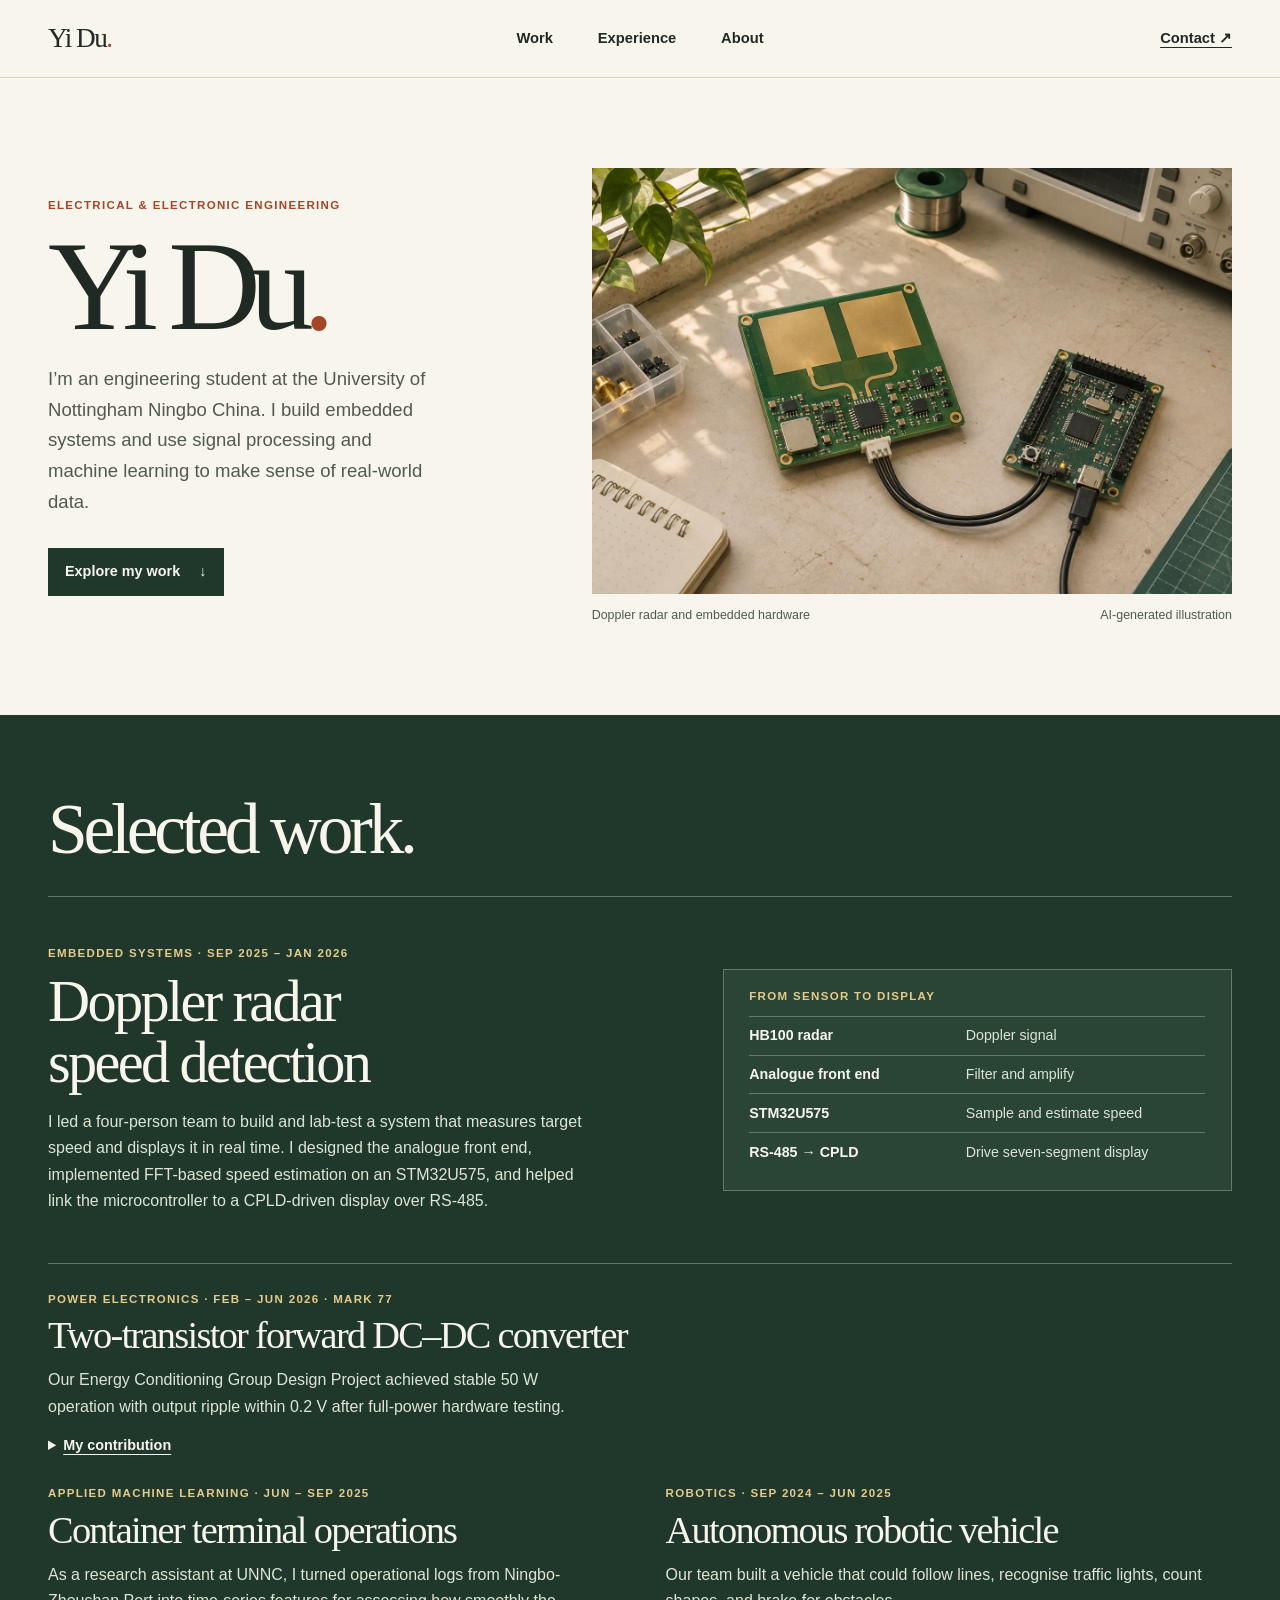
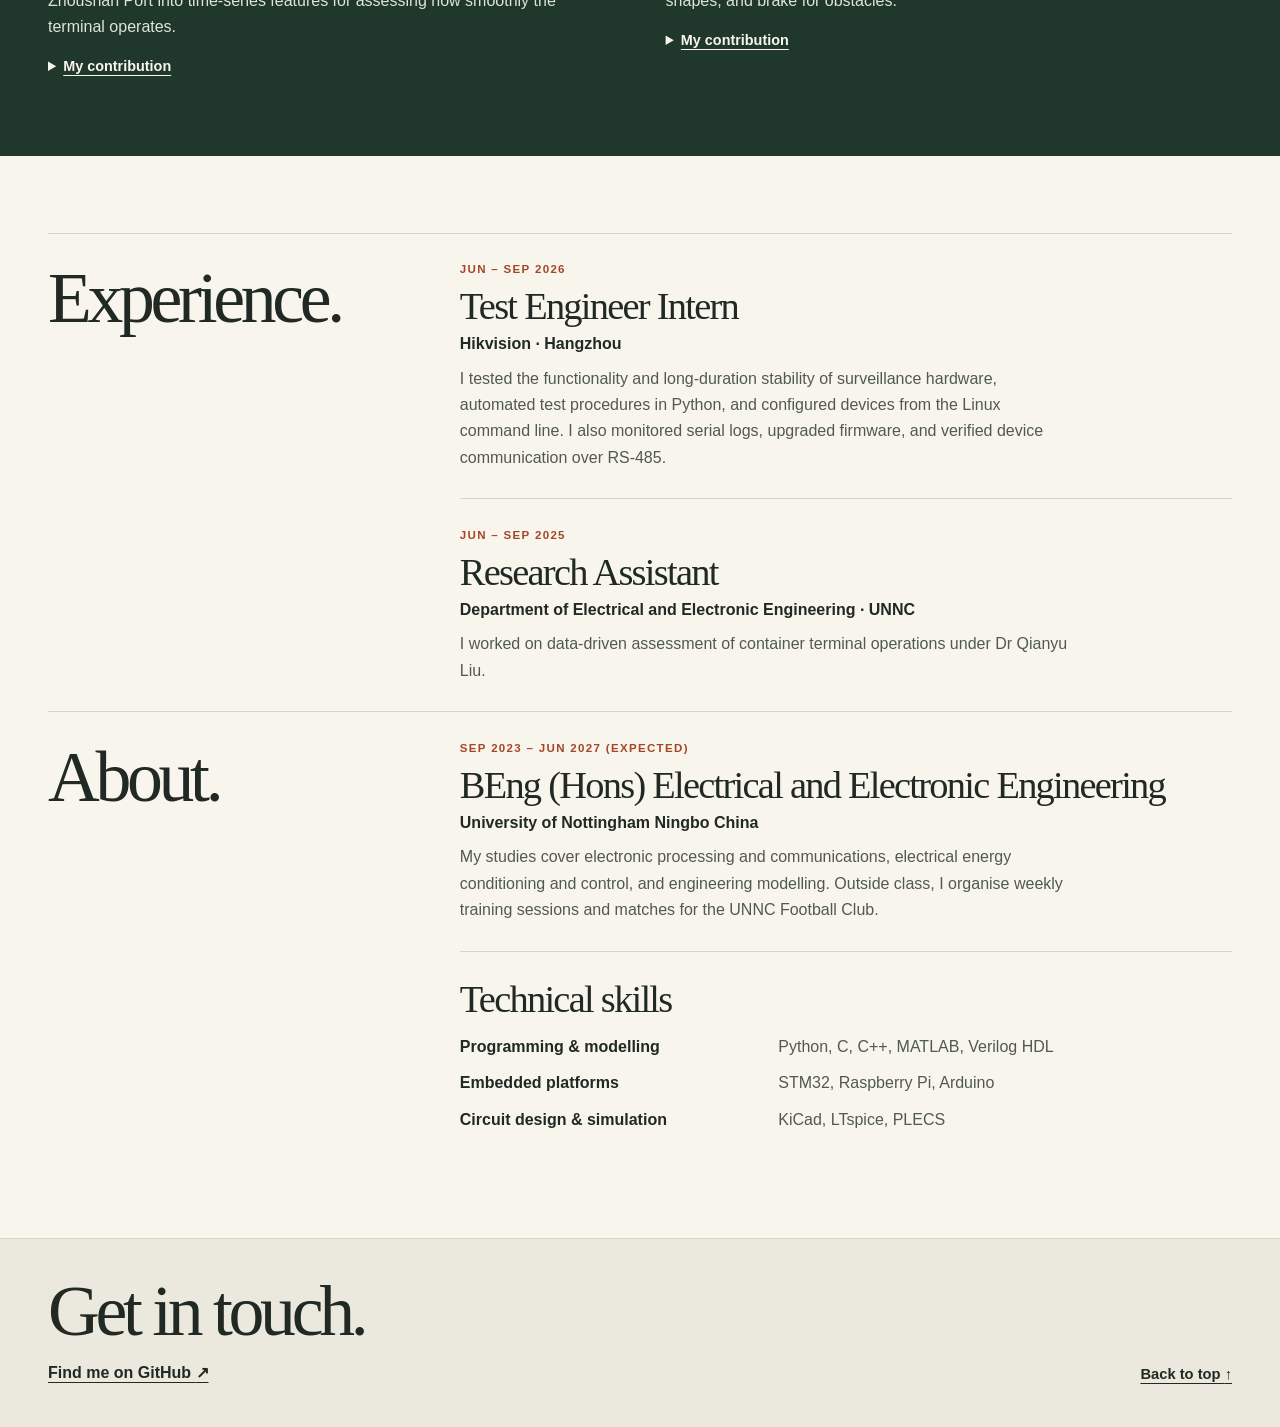
<file: ai-designed-page.html>
<!doctype html>
<html lang="en">
<head>
  <meta charset="utf-8">
  <meta name="viewport" content="width=device-width, initial-scale=1">
  <meta name="description" content="Yi Du, an electrical and electronic engineering student at UNNC. Selected work in embedded systems, signal processing, and applied machine learning.">
  <meta name="theme-color" content="#f8f5ed">
  <title>Yi Du | Engineering Portfolio</title>
  <link rel="stylesheet" href="styles.css">
</head>
<body id="top">
  <a class="skip-link" href="#main">Skip to content</a>
  <header class="site-header">
    <div class="wrap masthead">
      <a class="wordmark" href="#top">Yi Du<span aria-hidden="true">.</span></a>
      <nav aria-label="Main navigation">
        <a href="#work">Work</a>
        <a href="#experience">Experience</a>
        <a href="#about">About</a>
      </nav>
      <a class="contact-link" href="#contact">Contact <span aria-hidden="true">↗</span></a>
    </div>
  </header>

  <main id="main">
    <section class="hero wrap" aria-labelledby="name">
      <div class="hero-copy">
        <p class="eyebrow">Electrical &amp; Electronic Engineering</p>
        <h1 id="name">Yi Du<span>.</span></h1>
        <p class="intro">I’m an engineering student at the University of Nottingham Ningbo China. I build embedded systems and use signal processing and machine learning to make sense of real-world data.</p>
        <a class="button" href="#work">Explore my work <span aria-hidden="true">↓</span></a>
      </div>
      <figure class="hero-figure">
        <img src="assets/radar-concept.webp" width="1440" height="960" alt="A radar module and a development board connected by wires on a sunlit workbench" fetchpriority="high">
        <figcaption><span>Doppler radar and embedded hardware</span><span>AI-generated illustration</span></figcaption>
      </figure>
    </section>

    <section class="work-band" id="work" aria-labelledby="work-title">
      <div class="wrap work-content">
        <h2 id="work-title">Selected work.</h2>
        <article class="featured">
          <div class="feature-copy">
            <p class="eyebrow">Embedded systems · Sep 2025 – Jan 2026</p>
            <h3>Doppler radar<br class="desktop-only"> speed detection</h3>
            <p>I led a four-person team to build and lab-test a system that measures target speed and displays it in real time. I designed the analogue front end, implemented FFT-based speed estimation on an STM32U575, and helped link the microcontroller to a CPLD-driven display over RS-485.</p>
          </div>
          <div class="signal-path">
            <p class="eyebrow" id="signal-title">From sensor to display</p>
            <ol aria-labelledby="signal-title">
              <li><span>HB100 radar</span><span>Doppler signal</span></li>
              <li><span>Analogue front end</span><span>Filter and amplify</span></li>
              <li><span>STM32U575</span><span>Sample and estimate speed</span></li>
              <li><span>RS-485 → CPLD</span><span>Drive seven-segment display</span></li>
            </ol>
          </div>
        </article>
        <article class="project">
          <p class="eyebrow">Power electronics · Feb – Jun 2026 · Mark 77</p>
          <h3>Two-transistor forward DC–DC converter</h3>
          <p>Our Energy Conditioning Group Design Project achieved stable 50 W operation with output ripple within 0.2 V after full-power hardware testing.</p>
          <details>
            <summary>My contribution</summary>
            <p>I wound the main transformer and output inductor from magnetic-circuit calculations, characterised the magnetic components, analysed MOSFET losses and thermal performance, and implemented the UC3524 PWM and gate-drive circuits.</p>
            <p>I derived the transfer function from a small-signal PWM-switch model, designed a Type III compensator in MATLAB using the k-factor method, and verified the open- and closed-loop response in PLECS. During hardware testing, I helped diagnose excessive output ripple and leakage-inductance effects and refine the converter.</p>
          </details>
        </article>
        <div class="work-grid">
          <article class="project">
            <p class="eyebrow">Applied machine learning · Jun – Sep 2025</p>
            <h3>Container terminal operations</h3>
            <p>As a research assistant at UNNC, I turned operational logs from Ningbo-Zhoushan Port into time-series features for assessing how smoothly the terminal operates.</p>
            <details>
              <summary>My contribution</summary>
              <p>I built the Python data pipeline, developed metrics for bottlenecks such as waiting time and congestion, and built a replay tool for exploring historical operations and alternative configurations. I also helped train and tune a hybrid CNN–LSTM model.</p>
            </details>
          </article>
          <article class="project">
            <p class="eyebrow">Robotics · Sep 2024 – Jun 2025</p>
            <h3>Autonomous robotic vehicle</h3>
            <p>Our team built a vehicle that could follow lines, recognise traffic lights, count shapes, and brake for obstacles.</p>
            <details>
              <summary>My contribution</summary>
              <p>I implemented I²C and UART interfaces and an SPI link to an nRF24L01+ radio. I helped tune the PID controller and develop the OpenCV pipeline on Raspberry Pi, including HSV thresholding, perspective transformation, and template matching.</p>
            </details>
          </article>
        </div>
      </div>
    </section>

    <div class="wrap profile">
      <section class="profile-row" id="experience" aria-labelledby="experience-title">
        <h2 id="experience-title">Experience.</h2>
        <div>
          <article class="entry">
            <p class="eyebrow">Jun – Sep 2026</p>
            <h3>Test Engineer Intern</h3>
            <p class="organisation">Hikvision · Hangzhou</p>
            <p>I tested the functionality and long-duration stability of surveillance hardware, automated test procedures in Python, and configured devices from the Linux command line. I also monitored serial logs, upgraded firmware, and verified device communication over RS-485.</p>
          </article>
          <article class="entry">
            <p class="eyebrow">Jun – Sep 2025</p>
            <h3>Research Assistant</h3>
            <p class="organisation">Department of Electrical and Electronic Engineering · UNNC</p>
            <p>I worked on data-driven assessment of container terminal operations under Dr Qianyu Liu.</p>
          </article>
        </div>
      </section>
      <section class="profile-row" id="about" aria-labelledby="about-title">
        <h2 id="about-title">About.</h2>
        <div>
          <article class="entry">
            <p class="eyebrow">Sep 2023 – Jun 2027 (expected)</p>
            <h3>BEng (Hons) Electrical and Electronic Engineering</h3>
            <p class="organisation">University of Nottingham Ningbo China</p>
            <p>My studies cover electronic processing and communications, electrical energy conditioning and control, and engineering modelling. Outside class, I organise weekly training sessions and matches for the UNNC Football Club.</p>
          </article>
          <article class="entry">
            <h3>Technical skills</h3>
            <dl class="skills">
              <div><dt>Programming &amp; modelling</dt><dd>Python, C, C++, MATLAB, Verilog HDL</dd></div>
              <div><dt>Embedded platforms</dt><dd>STM32, Raspberry Pi, Arduino</dd></div>
              <div><dt>Circuit design &amp; simulation</dt><dd>KiCad, LTspice, PLECS</dd></div>
            </dl>
          </article>
        </div>
      </section>
    </div>
  </main>

  <footer id="contact">
    <div class="wrap footer-content">
      <div>
        <h2>Get in touch.</h2>
        <a class="profile-link" href="https://github.com/YiDU-unnc">Find me on GitHub <span aria-hidden="true">↗</span></a>
      </div>
      <a class="back" href="#top">Back to top <span aria-hidden="true">↑</span></a>
    </div>
  </footer>
</body>
</html>
</file>
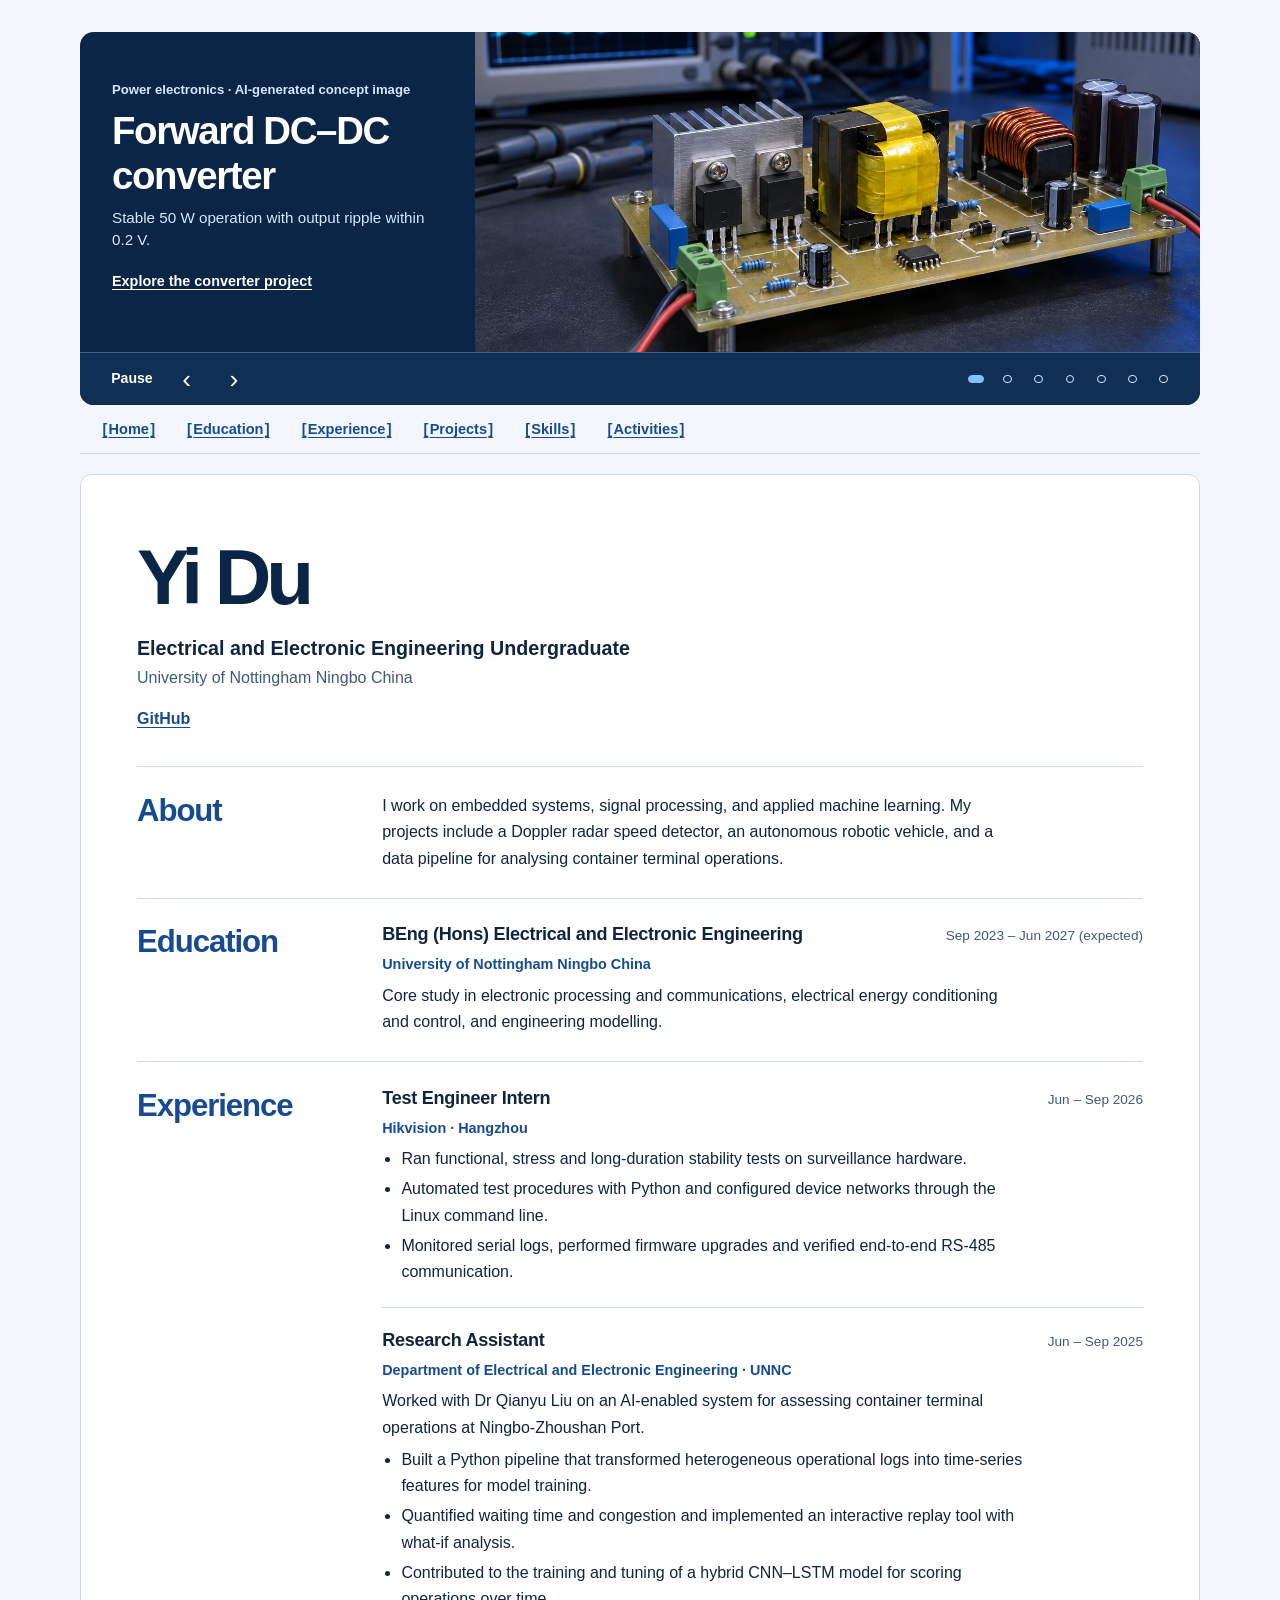
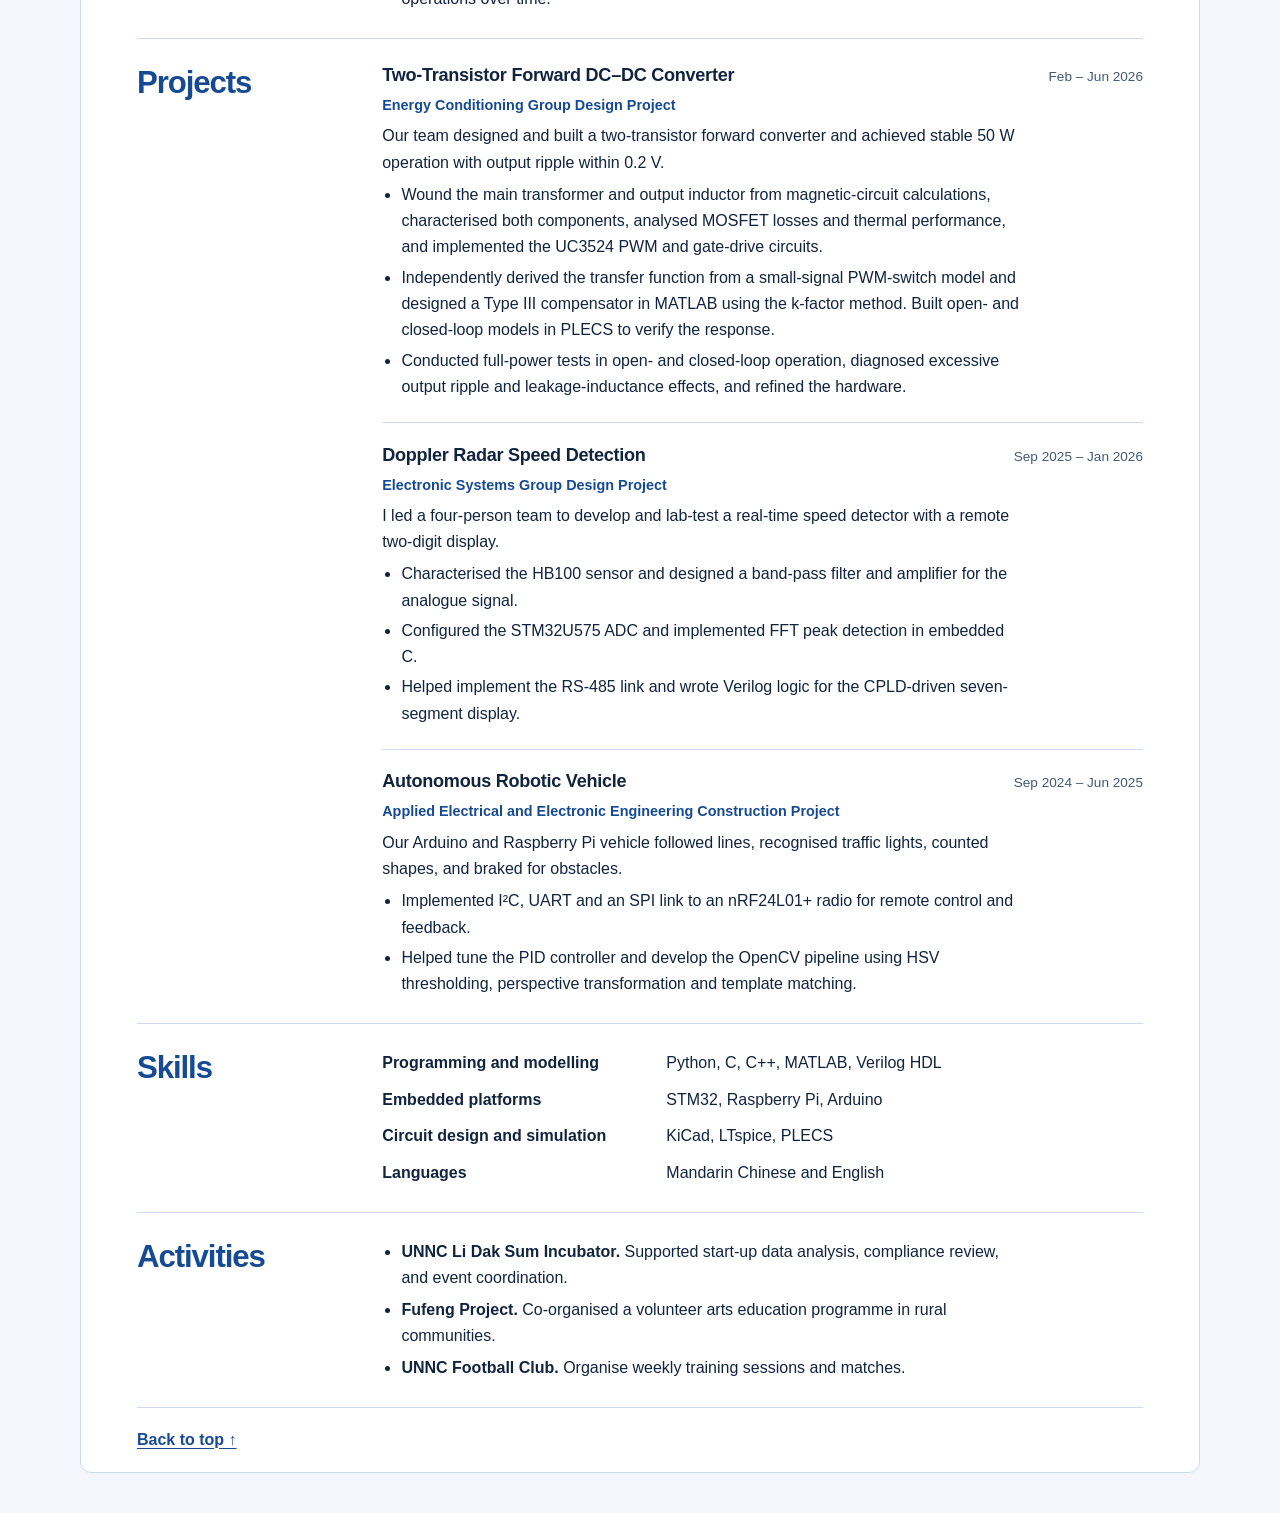
<file: me-designed-page.html>
<!doctype html>
<html lang="en">
<head>
  <meta charset="utf-8">
  <meta name="viewport" content="width=device-width, initial-scale=1">
  <meta name="description" content="Yi Du's academic homepage. Electrical and electronic engineering at UNNC, with projects in embedded systems, radar, robotics, and applied machine learning.">
  <meta name="theme-color" content="#f3f7fd">
  <title>Yi Du | Academic Homepage</title>
  <style>
    :root {
      color-scheme: light;
      --white: #fff;
      --page: #f3f7fd;
      --line: #cbdaf0;
      --ink: #11243e;
      --muted: #425975;
      --blue: #164b94;
      --navy: #0b2547;
      --banner-control: #102f55;
      --banner-line: #3d5f86;
      --pale: #d5e8ff;
      --trace: #80c2ff;
    }

    *, *::before, *::after { box-sizing: border-box; }
    body { margin: 0; background: var(--page); color: var(--ink); font: 1rem/1.65 Arial, sans-serif; }
    h1, h2, h3, p, ul, dl, dd, figure { margin: 0; }
    h1, h2, h3 { line-height: 1.18; }
    h1 { color: var(--navy); font-size: clamp(2.8rem, 7vw, 4.9rem); letter-spacing: -.065em; }
    h2 { font-size: clamp(1.45rem, 3vw, 1.95rem); letter-spacing: -.035em; }
    h3 { font-size: 1.13rem; letter-spacing: -.015em; }
    a { color: var(--blue); text-underline-offset: .21em; }
    a:hover { text-decoration-thickness: 2px; }
    :focus-visible { outline: 3px solid var(--blue); outline-offset: 4px; }

    .wrap { width: min(70rem, calc(100% - 2.5rem)); margin-inline: auto; }
    .skip-link { position: absolute; z-index: 2; left: 1rem; top: 1rem; padding: .5rem .8rem; background: var(--white); transform: translateY(-200%); }
    .skip-link:focus { transform: none; }
    .carousel {
      overflow: hidden;
      margin-top: clamp(.8rem, 2.8vw, 2rem);
      border-radius: .85rem;
      background: var(--navy);
      color: var(--white);
    }
    .carousel :focus-visible { outline-color: var(--trace); }
    .carousel a { color: var(--white); }
    .carousel-slide {
      display: grid;
      grid-template-columns: minmax(0, .9fr) minmax(0, 1.65fr);
      min-height: clamp(17.5rem, 28vw, 20rem);
    }
    .carousel-slide[hidden], .carousel-controls[hidden] { display: none; }
    .carousel-slide.is-entering { animation: banner-enter .42s ease-out; }
    @keyframes banner-enter { from { opacity: .42; } to { opacity: 1; } }
    .slide-copy {
      display: flex;
      flex-direction: column;
      align-items: flex-start;
      justify-content: center;
      gap: .55rem;
      min-width: 0;
      padding: clamp(1rem, 3.4vw, 2rem);
    }
    .slide-copy h2 { font-size: clamp(1.45rem, 3vw, 2.6rem); }
    .slide-copy p { color: var(--pale); font-size: .95rem; line-height: 1.45; }
    .slide-copy .slide-category { font-size: .82rem; font-weight: 700; }
    .slide-link { display: inline-flex; align-items: center; min-height: 44px; font-size: .9rem; font-weight: 700; }
    .slide-media {
      position: relative;
      min-width: 0;
      min-height: 0;
      background: var(--white);
    }
    .slide-media img { position: absolute; inset: 0; display: block; width: 100%; height: 100%; object-fit: contain; }
    .slide-media--photo { background: var(--banner-control); }
    .slide-media--photo img { object-fit: cover; object-position: center 57%; }
    .slide-media--portrait { background: var(--banner-control); }
    .slide-media--diagram { background: #edf4fd; }
    .carousel-controls {
      display: flex;
      align-items: center;
      justify-content: space-between;
      flex-wrap: wrap;
      gap: .15rem .65rem;
      padding: .25rem clamp(.65rem, 2vw, 1.4rem);
      background: var(--banner-control);
      border-top: 1px solid var(--banner-line);
    }
    .carousel-buttons, .carousel-dots { display: flex; align-items: center; gap: .2rem; }
    .carousel button {
      background: transparent;
      color: var(--white);
      border: 0;
      border-radius: .25rem;
      min-height: 44px;
      padding-inline: .55rem;
      font: inherit;
      cursor: pointer;
    }
    .carousel button:hover { background: #234a75; }
    .carousel .carousel-arrow { min-width: 44px; font-size: 1.65rem; line-height: 1; }
    .carousel .carousel-toggle { font-size: .88rem; font-weight: 700; }
    .carousel .carousel-dot { display: grid; place-items: center; width: 28px; padding-inline: 0; }
    .carousel-dot::after {
      content: "";
      width: .55rem;
      height: .55rem;
      border-radius: 1rem;
      border: 1px solid var(--pale);
    }
    .carousel-dot[aria-current="true"]::after { width: 1rem; border-color: var(--trace); background: var(--trace); }
    .visually-hidden { position: absolute; width: 1px; height: 1px; padding: 0; overflow: hidden; clip-path: inset(50%); white-space: nowrap; }

    .page-nav {
      display: flex;
      align-items: center;
      flex-wrap: wrap;
      gap: 0 clamp(.95rem, 3vw, 2rem);
      padding-inline: clamp(.1rem, 2vw, 1.4rem);
      border-bottom: 1px solid var(--line);
    }
    .page-nav a { display: inline-flex; align-items: center; min-height: 48px; font-size: .91rem; font-weight: 700; }
    .page-nav a::before { content: "["; margin-right: .08rem; }
    .page-nav a::after { content: "]"; margin-left: .08rem; }
    .sheet { margin-block: 1.25rem 2.5rem; padding: 0 clamp(1.1rem, 5vw, 3.5rem); border: 1px solid var(--line); border-radius: .7rem; background: var(--white); }
    .identity { padding-block: clamp(1.65rem, 5vw, 3.5rem) 1.6rem; }
    .degree { margin-top: .55rem; color: var(--ink); font-size: clamp(1.03rem, 2.4vw, 1.23rem); font-weight: 700; }
    .university { color: var(--muted); }
    .profile-link { display: inline-flex; align-items: center; min-height: 44px; margin-top: .35rem; font-weight: 700; }
    .section { display: grid; grid-template-columns: minmax(8rem, .55fr) minmax(0, 2fr); gap: clamp(.65rem, 3vw, 2.25rem); padding-block: 1.6rem; border-top: 1px solid var(--line); }
    .section > h2 { color: var(--blue); }
    .section p, .section ul { max-width: 72ch; }
    .items { display: grid; gap: 1.35rem; }
    .entry + .entry { border-top: 1px solid var(--line); padding-top: 1.35rem; }
    .entry-head { display: flex; flex-wrap: wrap; align-items: baseline; justify-content: space-between; gap: .25rem .8rem; }
    .period { color: var(--muted); font-size: .85rem; }
    .affiliation { color: var(--blue); font-size: .9rem; font-weight: 700; }
    .entry p, .entry ul { margin-top: .35rem; }
    .entry ul { padding-left: 1.2rem; }
    .entry li + li { margin-top: .24rem; }
    .activity-list { padding-left: 1.2rem; }
    .activity-list li + li { margin-top: .35rem; }
    .skills { display: grid; gap: .65rem; }
    .skills div { display: grid; grid-template-columns: minmax(9rem, .9fr) minmax(0, 1.6fr); gap: .15rem 1rem; }
    .skills dt { font-weight: 700; }
    .page-footer { padding-block: .6rem; border-top: 1px solid var(--line); }
    .page-footer a { display: inline-flex; align-items: center; min-height: 44px; font-weight: 700; }

    @media (max-width: 730px) {
      .wrap { width: calc(100% - 1.5rem); }
      .section { grid-template-columns: minmax(0, 1fr); }
      .carousel-slide {
        grid-template-columns: minmax(0, 1fr);
        grid-template-rows: 11.5rem auto;
        min-height: 24rem;
      }
      .slide-media { grid-row: 1; }
      .slide-copy { gap: .35rem; }
      .slide-copy h2 { font-size: clamp(1.4rem, 5vw, 2rem); }
      .slide-link { min-height: 38px; }
      .section { gap: .7rem; padding-block: 1.35rem; }
      .sheet { margin-top: .8rem; }
    }
    @media (max-width: 420px) {
      .skills div { grid-template-columns: 1fr; }
      .carousel-controls { justify-content: center; }
      .page-nav { column-gap: 1rem; }
    }
    @media (prefers-reduced-motion: reduce) {
      .carousel-slide.is-entering { animation: none; }
    }
  </style>
</head>
<body id="top">
  <a class="skip-link" href="#home">Skip to homepage</a>
  <section class="wrap carousel" aria-label="Featured project images" aria-roledescription="carousel">
    <div id="project-slides">
      <article class="carousel-slide" aria-roledescription="slide" aria-label="Forward DC–DC converter">
        <div class="slide-copy">
          <p class="slide-category">Power electronics · AI-generated concept image</p>
          <h2>Forward DC–DC converter</h2>
          <p>Stable 50 W operation with output ripple within 0.2 V.</p>
          <a class="slide-link" href="#converter-project">Explore the converter project</a>
        </div>
        <figure class="slide-media slide-media--photo">
          <img src="assets-v2/converter-concept.webp" width="1440" height="960" fetchpriority="high" alt="Illustration of a converter board with wound magnetics and MOSFETs on a test bench">
        </figure>
      </article>
      <article class="carousel-slide" aria-roledescription="slide" aria-label="Autonomous robotic vehicle" hidden>
        <div class="slide-copy">
          <p class="slide-category">Robotics · Project photo</p>
          <h2>Autonomous robotic vehicle</h2>
          <p>An Arduino and Raspberry Pi vehicle built for line following, traffic-light recognition and obstacle braking.</p>
          <a class="slide-link" href="#robot-project">Explore the vehicle project</a>
        </div>
        <figure class="slide-media slide-media--portrait">
          <img src="assets-v2/robot-vehicle.webp" width="233" height="390" loading="lazy" alt="Wheeled robotic vehicle with exposed wiring and a blue LCD">
        </figure>
      </article>
      <article class="carousel-slide" aria-roledescription="slide" aria-label="Container terminal operations" hidden>
        <div class="slide-copy">
          <p class="slide-category">Applied machine learning · Reference diagram</p>
          <h2>Container terminal operations</h2>
          <p>Operational data captures how vessels, quay cranes, automated vehicles and yard cranes work together.</p>
          <a class="slide-link" href="#terminal-research">Explore the terminal research</a>
        </div>
        <figure class="slide-media">
          <img src="assets-v2/terminal-layout.webp" width="1024" height="412" loading="lazy" alt="Container handling routes between vessels, quay cranes, automated guided vehicles and yard cranes">
        </figure>
      </article>
      <article class="carousel-slide" aria-roledescription="slide" aria-label="Embedded display and communications" hidden>
        <div class="slide-copy">
          <p class="slide-category">Embedded systems · Hardware reference</p>
          <h2>Embedded display and communications</h2>
          <p>The project used RS-485 to send speed readings to a CPLD-driven display.</p>
          <a class="slide-link" href="#radar-project">Explore the signal-processing project</a>
        </div>
        <figure class="slide-media">
          <img src="assets-v2/cpld-display.webp" width="1143" height="494" loading="lazy" alt="Xilinx programming cable, seven-segment display carrier board, and JTAG wiring diagram">
        </figure>
      </article>
      <article class="carousel-slide" aria-roledescription="slide" aria-label="Converter design and testing" hidden>
        <div class="slide-copy">
          <p class="slide-category">Power electronics · Project workflow</p>
          <h2>Converter design and testing</h2>
          <p>Magnetics and PWM, Type III compensation in MATLAB, PLECS simulation, and hardware testing.</p>
          <a class="slide-link" href="#converter-project">Explore the converter project</a>
        </div>
        <figure class="slide-media slide-media--diagram">
          <img src="assets-v2/converter-workflow.webp" width="1120" height="470" loading="lazy" alt="Converter workflow from magnetics and PWM to control design, circuit simulation and hardware testing">
        </figure>
      </article>
      <article class="carousel-slide" aria-roledescription="slide" aria-label="Switch-mode power supplies" hidden>
        <div class="slide-copy">
          <p class="slide-category">Power electronics · Commercial examples</p>
          <h2>Switch-mode power supplies</h2>
          <p>Commercial units illustrate the placement of transformers, inductors, capacitors and heatsinks.</p>
          <a class="slide-link" href="#converter-project">Explore the converter project</a>
        </div>
        <figure class="slide-media">
          <img src="assets-v2/commercial-smps.webp" width="1197" height="528" loading="lazy" alt="Two opened commercial switch-mode power supplies showing their magnetic components and heatsinks">
        </figure>
      </article>
      <article class="carousel-slide" aria-roledescription="slide" aria-label="From port logs to operational insights" hidden>
        <div class="slide-copy">
          <p class="slide-category">Applied machine learning · Research workflow</p>
          <h2>From port logs to operational insights</h2>
          <p>Operational logs became time-series features for a CNN–LSTM model, alongside replay and what-if analysis.</p>
          <a class="slide-link" href="#terminal-research">Explore the terminal research</a>
        </div>
        <figure class="slide-media slide-media--diagram">
          <img src="assets-v2/terminal-workflow.webp" width="1120" height="470" loading="lazy" alt="Terminal workflow from operational logs to time-series features, CNN–LSTM scoring and interactive replay">
        </figure>
      </article>
    </div>
    <div class="carousel-controls" hidden>
      <div class="carousel-buttons">
        <button class="carousel-toggle" type="button" aria-controls="project-slides">Pause</button>
        <button class="carousel-arrow" type="button" data-step="-1" aria-label="Previous image" aria-controls="project-slides">‹</button>
        <button class="carousel-arrow" type="button" data-step="1" aria-label="Next image" aria-controls="project-slides">›</button>
      </div>
      <div class="carousel-dots" role="group" aria-label="Choose an image"></div>
      <p class="visually-hidden" aria-live="polite" aria-atomic="true"></p>
    </div>
  </section>

  <nav class="wrap page-nav" aria-label="Homepage sections">
    <a href="#home">Home</a>
    <a href="#education">Education</a>
    <a href="#experience">Experience</a>
    <a href="#projects">Projects</a>
    <a href="#skills">Skills</a>
    <a href="#activities">Activities</a>
  </nav>

  <main id="home" class="wrap sheet" tabindex="-1">
    <header class="identity">
      <h1>Yi Du</h1>
      <p class="degree">Electrical and Electronic Engineering Undergraduate</p>
      <p class="university">University of Nottingham Ningbo China</p>
      <a class="profile-link" href="https://github.com/YiDU-unnc">GitHub</a>
    </header>

    <section class="section" aria-labelledby="about-title">
      <h2 id="about-title">About</h2>
      <p>I work on embedded systems, signal processing, and applied machine learning. My projects include a Doppler radar speed detector, an autonomous robotic vehicle, and a data pipeline for analysing container terminal operations.</p>
    </section>

    <section class="section" id="education" aria-labelledby="education-title">
      <h2 id="education-title">Education</h2>
      <article class="entry">
        <div class="entry-head">
          <h3>BEng (Hons) Electrical and Electronic Engineering</h3>
          <span class="period">Sep 2023 – Jun 2027 (expected)</span>
        </div>
        <p class="affiliation">University of Nottingham Ningbo China</p>
        <p>Core study in electronic processing and communications, electrical energy conditioning and control, and engineering modelling.</p>
      </article>
    </section>

    <section class="section" id="experience" aria-labelledby="experience-title">
      <h2 id="experience-title">Experience</h2>
      <div class="items">
        <article class="entry">
          <div class="entry-head"><h3>Test Engineer Intern</h3><span class="period">Jun – Sep 2026</span></div>
          <p class="affiliation">Hikvision · Hangzhou</p>
          <ul>
            <li>Ran functional, stress and long-duration stability tests on surveillance hardware.</li>
            <li>Automated test procedures with Python and configured device networks through the Linux command line.</li>
            <li>Monitored serial logs, performed firmware upgrades and verified end-to-end RS-485 communication.</li>
          </ul>
        </article>
        <article class="entry" id="terminal-research">
          <div class="entry-head"><h3>Research Assistant</h3><span class="period">Jun – Sep 2025</span></div>
          <p class="affiliation">Department of Electrical and Electronic Engineering · UNNC</p>
          <p>Worked with Dr Qianyu Liu on an AI-enabled system for assessing container terminal operations at Ningbo-Zhoushan Port.</p>
          <ul>
            <li>Built a Python pipeline that transformed heterogeneous operational logs into time-series features for model training.</li>
            <li>Quantified waiting time and congestion and implemented an interactive replay tool with what-if analysis.</li>
            <li>Contributed to the training and tuning of a hybrid CNN–LSTM model for scoring operations over time.</li>
          </ul>
        </article>
      </div>
    </section>

    <section class="section" id="projects" aria-labelledby="projects-title">
      <h2 id="projects-title">Projects</h2>
      <div class="items">
        <article class="entry" id="converter-project">
          <div class="entry-head"><h3>Two-Transistor Forward DC–DC Converter</h3><span class="period">Feb – Jun 2026</span></div>
          <p class="affiliation">Energy Conditioning Group Design Project</p>
          <p>Our team designed and built a two-transistor forward converter and achieved stable 50 W operation with output ripple within 0.2 V.</p>
          <ul>
            <li>Wound the main transformer and output inductor from magnetic-circuit calculations, characterised both components, analysed MOSFET losses and thermal performance, and implemented the UC3524 PWM and gate-drive circuits.</li>
            <li>Independently derived the transfer function from a small-signal PWM-switch model and designed a Type III compensator in MATLAB using the k-factor method. Built open- and closed-loop models in PLECS to verify the response.</li>
            <li>Conducted full-power tests in open- and closed-loop operation, diagnosed excessive output ripple and leakage-inductance effects, and refined the hardware.</li>
          </ul>
        </article>
        <article class="entry" id="radar-project">
          <div class="entry-head"><h3>Doppler Radar Speed Detection</h3><span class="period">Sep 2025 – Jan 2026</span></div>
          <p class="affiliation">Electronic Systems Group Design Project</p>
          <p>I led a four-person team to develop and lab-test a real-time speed detector with a remote two-digit display.</p>
          <ul>
            <li>Characterised the HB100 sensor and designed a band-pass filter and amplifier for the analogue signal.</li>
            <li>Configured the STM32U575 ADC and implemented FFT peak detection in embedded C.</li>
            <li>Helped implement the RS-485 link and wrote Verilog logic for the CPLD-driven seven-segment display.</li>
          </ul>
        </article>
        <article class="entry" id="robot-project">
          <div class="entry-head"><h3>Autonomous Robotic Vehicle</h3><span class="period">Sep 2024 – Jun 2025</span></div>
          <p class="affiliation">Applied Electrical and Electronic Engineering Construction Project</p>
          <p>Our Arduino and Raspberry Pi vehicle followed lines, recognised traffic lights, counted shapes, and braked for obstacles.</p>
          <ul>
            <li>Implemented I²C, UART and an SPI link to an nRF24L01+ radio for remote control and feedback.</li>
            <li>Helped tune the PID controller and develop the OpenCV pipeline using HSV thresholding, perspective transformation and template matching.</li>
          </ul>
        </article>
      </div>
    </section>

    <section class="section" id="skills" aria-labelledby="skills-title">
      <h2 id="skills-title">Skills</h2>
      <dl class="skills">
        <div><dt>Programming and modelling</dt><dd>Python, C, C++, MATLAB, Verilog HDL</dd></div>
        <div><dt>Embedded platforms</dt><dd>STM32, Raspberry Pi, Arduino</dd></div>
        <div><dt>Circuit design and simulation</dt><dd>KiCad, LTspice, PLECS</dd></div>
        <div><dt>Languages</dt><dd>Mandarin Chinese and English</dd></div>
      </dl>
    </section>

    <section class="section" id="activities" aria-labelledby="activities-title">
      <h2 id="activities-title">Activities</h2>
      <ul class="activity-list">
        <li><strong>UNNC Li Dak Sum Incubator.</strong> Supported start-up data analysis, compliance review, and event coordination.</li>
        <li><strong>Fufeng Project.</strong> Co-organised a volunteer arts education programme in rural communities.</li>
        <li><strong>UNNC Football Club.</strong> Organise weekly training sessions and matches.</li>
      </ul>
    </section>

    <footer class="page-footer"><a href="#top">Back to top ↑</a></footer>
  </main>

  <script>
    const carousel = document.querySelector('.carousel');
    const slides = [...carousel.querySelectorAll('.carousel-slide')];
    const controls = carousel.querySelector('.carousel-controls');
    const dotsContainer = carousel.querySelector('.carousel-dots');
    const toggle = carousel.querySelector('.carousel-toggle');
    const announcement = carousel.querySelector('[aria-live]');
    const motion = window.matchMedia('(prefers-reduced-motion: reduce)');
    const rotationDelay = 6500;
    let active = 0;
    let rotating = !motion.matches;
    let hovering = false;
    let focused = false;
    let timer;

    const dots = slides.map((slide, index) => {
      const button = document.createElement('button');
      button.type = 'button';
      button.className = 'carousel-dot';
      button.setAttribute('aria-label', `Image ${index + 1}: ${slide.getAttribute('aria-label')}`);
      button.addEventListener('click', () => selectManually(index));
      dotsContainer.append(button);
      return button;
    });

    function showSlide(index, manual = false) {
      slides[active].classList.remove('is-entering');
      active = (index + slides.length) % slides.length;
      slides.forEach((slide, position) => {
        slide.hidden = position !== active;
        dots[position].setAttribute('aria-current', String(position === active));
      });
      slides[active].classList.add('is-entering');
      slides[(active + 1) % slides.length].querySelector('img').loading = 'eager';
      if (manual) {
        announcement.textContent = `Image ${active + 1} of ${slides.length}: ${slides[active].getAttribute('aria-label')}`;
      }
    }

    function scheduleRotation() {
      clearTimeout(timer);
      if (rotating && !hovering && !focused && !document.hidden) {
        timer = setTimeout(() => {
          showSlide(active + 1);
          scheduleRotation();
        }, rotationDelay);
      }
    }

    function setRotation(value) {
      rotating = value;
      toggle.textContent = rotating ? 'Pause' : 'Play';
      toggle.setAttribute('aria-label', rotating ? 'Pause slideshow' : 'Play slideshow');
      scheduleRotation();
    }

    function selectManually(index) {
      showSlide(index, true);
      setRotation(false);
    }

    toggle.addEventListener('click', () => setRotation(!rotating));
    carousel.querySelectorAll('[data-step]').forEach(button => {
      button.addEventListener('click', () => selectManually(active + Number(button.dataset.step)));
    });
    carousel.addEventListener('pointerenter', (event) => {
      hovering = event.pointerType !== 'touch';
      scheduleRotation();
    });
    carousel.addEventListener('pointerleave', () => {
      hovering = false;
      scheduleRotation();
    });
    carousel.addEventListener('focusin', () => {
      focused = true;
      scheduleRotation();
    });
    carousel.addEventListener('focusout', event => {
      focused = carousel.contains(event.relatedTarget);
      scheduleRotation();
    });
    document.addEventListener('visibilitychange', scheduleRotation);
    motion.addEventListener('change', event => {
      if (event.matches) setRotation(false);
    });

    controls.hidden = false;
    showSlide(0);
    setRotation(rotating);
  </script>
</body>
</html>
</file>
<file: styles.css>
:root {
  color-scheme: light;
  --paper: #f8f5ed;
  --ink: #202923;
  --muted: #515a4e;
  --forest: #20382b;
  --wood: #a44628;
  --line: #d4d5c7;
  --light-ink: #f8f5ed;
  --light-muted: #dee4d6;
  --light-line: #65796a;
  --serif: "Instrument Serif", Georgia, serif;
  --sans: "Instrument Sans", "Segoe UI", sans-serif;
}

*, *::before, *::after { box-sizing: border-box; }
html { scroll-behavior: smooth; }
body {
  margin: 0;
  background: var(--paper);
  color: var(--ink);
  font: 1rem/1.65 var(--sans);
}
img { display: block; max-width: 100%; }
a { color: inherit; text-underline-offset: .27em; }
a:focus-visible, summary:focus-visible { outline: 2px solid currentColor; outline-offset: 5px; }
figure, p, dl, dd { margin: 0; }
h1, h2, h3 { margin: 0; font-family: var(--serif); font-weight: 400; line-height: 1.05; }
h2 { font-size: clamp(2.8rem, 5.6vw, 5.15rem); letter-spacing: -.06em; }
h3 { font-size: clamp(1.75rem, 3vw, 2.65rem); letter-spacing: -.045em; }

.wrap { width: min(100% - 96px, 1232px); margin-inline: auto; }
.skip-link {
  position: fixed;
  z-index: 2;
  top: 12px;
  left: 12px;
  padding: .6rem 1rem;
  transform: translateY(-200%);
  background: var(--forest);
  color: var(--light-ink);
}
.skip-link:focus { transform: translateY(0); }
.site-header { border-bottom: 1px solid var(--line); }
.masthead {
  min-height: 77px;
  display: grid;
  grid-template-columns: 1fr auto 1fr;
  align-items: center;
  gap: 1.25rem;
}
.wordmark {
  justify-self: start;
  font: 1.7rem/1 var(--serif);
  letter-spacing: -.055em;
  text-decoration: none;
}
.wordmark span, h1 span { color: var(--wood); }
nav { display: flex; align-items: center; gap: clamp(1rem, 3.5vw, 3rem); }
nav a, .contact-link, .back { font-size: .92rem; font-weight: 600; }
nav a { text-decoration: none; }
nav a:hover, .wordmark:hover { text-decoration: underline; }
.contact-link { justify-self: end; white-space: nowrap; }

.hero {
  display: grid;
  grid-template-columns: minmax(0, .85fr) minmax(0, 1.15fr);
  align-items: center;
  gap: clamp(2rem, 5.5vw, 5.5rem);
  padding-block: clamp(3.25rem, 7vw, 6.25rem);
}
.eyebrow {
  font-size: .72rem;
  font-weight: 700;
  line-height: 1.55;
  letter-spacing: .115em;
  text-transform: uppercase;
}
.hero .eyebrow { color: var(--wood); }
h1 { font-size: clamp(5.25rem, 10vw, 9.6rem); letter-spacing: -.085em; line-height: .97; margin-block: .55rem 1rem; }
.intro { color: var(--muted); max-width: 38ch; font-size: clamp(1.04rem, 1.45vw, 1.2rem); }
.button {
  display: inline-flex;
  align-items: center;
  gap: 1.2rem;
  margin-top: 1.9rem;
  padding: .7rem 1rem;
  border: 1px solid var(--forest);
  background: var(--forest);
  color: var(--light-ink);
  font-size: .9rem;
  font-weight: 600;
  text-decoration: none;
}
.button:hover { background: transparent; color: var(--forest); }
.hero-figure img {
  width: 100%;
  height: auto;
  aspect-ratio: 3 / 2;
  object-fit: cover;
  background: #ded5bd;
}
figcaption {
  display: flex;
  justify-content: space-between;
  flex-wrap: wrap;
  gap: .2rem 1rem;
  margin-top: .65rem;
  color: var(--muted);
  font-size: .78rem;
}

.work-band { background: var(--forest); color: var(--light-ink); }
.work-content { padding-block: clamp(3.1rem, 6vw, 5.5rem); }
.work-content > h2 { margin-bottom: 1.8rem; }
.featured {
  display: grid;
  grid-template-columns: minmax(0, 1.08fr) minmax(0, .92fr);
  gap: clamp(2rem, 6vw, 6rem);
  border-block: 1px solid var(--light-line);
  padding-block: clamp(1.6rem, 4vw, 3rem);
}
.work-band .eyebrow { color: #e4cb8c; }
.feature-copy h3 { font-size: clamp(2.5rem, 4.55vw, 4.7rem); margin: .5rem 0 1rem; }
.work-band article p:not(.eyebrow) { color: var(--light-muted); max-width: 61ch; }
.signal-path {
  align-self: center;
  padding: 1.15rem clamp(.8rem, 2vw, 1.6rem);
  background: #2a4536;
  border: 1px solid var(--light-line);
}
.signal-path ol { list-style: none; padding: 0; margin: .6rem 0 0; }
.signal-path li {
  display: grid;
  grid-template-columns: 1fr 1.15fr;
  align-items: baseline;
  gap: .5rem;
  padding-block: .45rem;
  border-top: 1px solid var(--light-line);
  font-size: .89rem;
}
.signal-path li span:first-child { font-weight: 600; }
.signal-path li span:last-child { color: var(--light-muted); }
.work-grid { display: grid; grid-template-columns: repeat(2, minmax(0, 1fr)); gap: clamp(1.5rem, 4vw, 4rem); }
.project { padding-top: 1.7rem; }
.project h3 { margin: .42rem 0 .72rem; }
details { margin-top: .9rem; }
summary { width: fit-content; cursor: pointer; font-weight: 600; font-size: .9rem; text-decoration: underline; text-underline-offset: .27em; }
details p { padding-top: .65rem; }

.profile { padding-block: clamp(3.1rem, 6vw, 5.5rem); }
.profile-row {
  display: grid;
  grid-template-columns: minmax(0, .65fr) minmax(0, 1.35fr);
  gap: 2.5rem;
  border-top: 1px solid var(--line);
  padding-block: 1.7rem;
}
.entry + .entry { margin-top: 1.7rem; padding-top: 1.7rem; border-top: 1px solid var(--line); }
.entry .eyebrow { margin-bottom: .45rem; color: var(--wood); }
.entry .organisation { margin-block: .32rem .5rem; font-weight: 600; color: var(--ink); }
.entry p { max-width: 69ch; color: var(--muted); }
.skills { display: grid; gap: .65rem; margin-top: .9rem; }
.skills div { display: grid; grid-template-columns: minmax(10rem, .8fr) 1.2fr; gap: .3rem 1rem; }
.skills dt { font-weight: 600; }
.skills dd { color: var(--muted); }

footer { border-top: 1px solid var(--line); background: #ebe9de; }
.footer-content { display: flex; align-items: end; justify-content: space-between; flex-wrap: wrap; gap: 1.5rem; padding-block: 2.2rem 2.55rem; }
.footer-content h2 { margin-bottom: .7rem; }
.profile-link { font-weight: 600; }

@media (max-width: 900px) {
  .wrap { width: min(100% - 56px, 1232px); }
  .hero { gap: 1.7rem; }
  .desktop-only { display: none; }
}
@media (max-width: 680px) {
  .wrap { width: calc(100% - 36px); }
  .masthead { min-height: 65px; gap: .65rem; }
  .wordmark { font-size: 1.4rem; white-space: nowrap; }
  nav { gap: clamp(.52rem, 2.5vw, 1rem); }
  nav a, .contact-link { font-size: .8rem; }
  .hero, .featured, .work-grid, .profile-row { grid-template-columns: minmax(0, 1fr); }
  .hero { gap: 1.8rem; }
  .work-grid { gap: .35rem; }
  .profile-row { gap: 1.15rem; }
}
@media (max-width: 380px) {
  .masthead { grid-template-columns: auto 1fr; padding-block: .75rem; }
  .masthead nav { grid-row: 2; grid-column: 1 / -1; justify-content: space-between; }
  .skills div { grid-template-columns: 1fr; }
}
@media (prefers-reduced-motion: reduce) {
  html { scroll-behavior: auto; }
}
</file>
